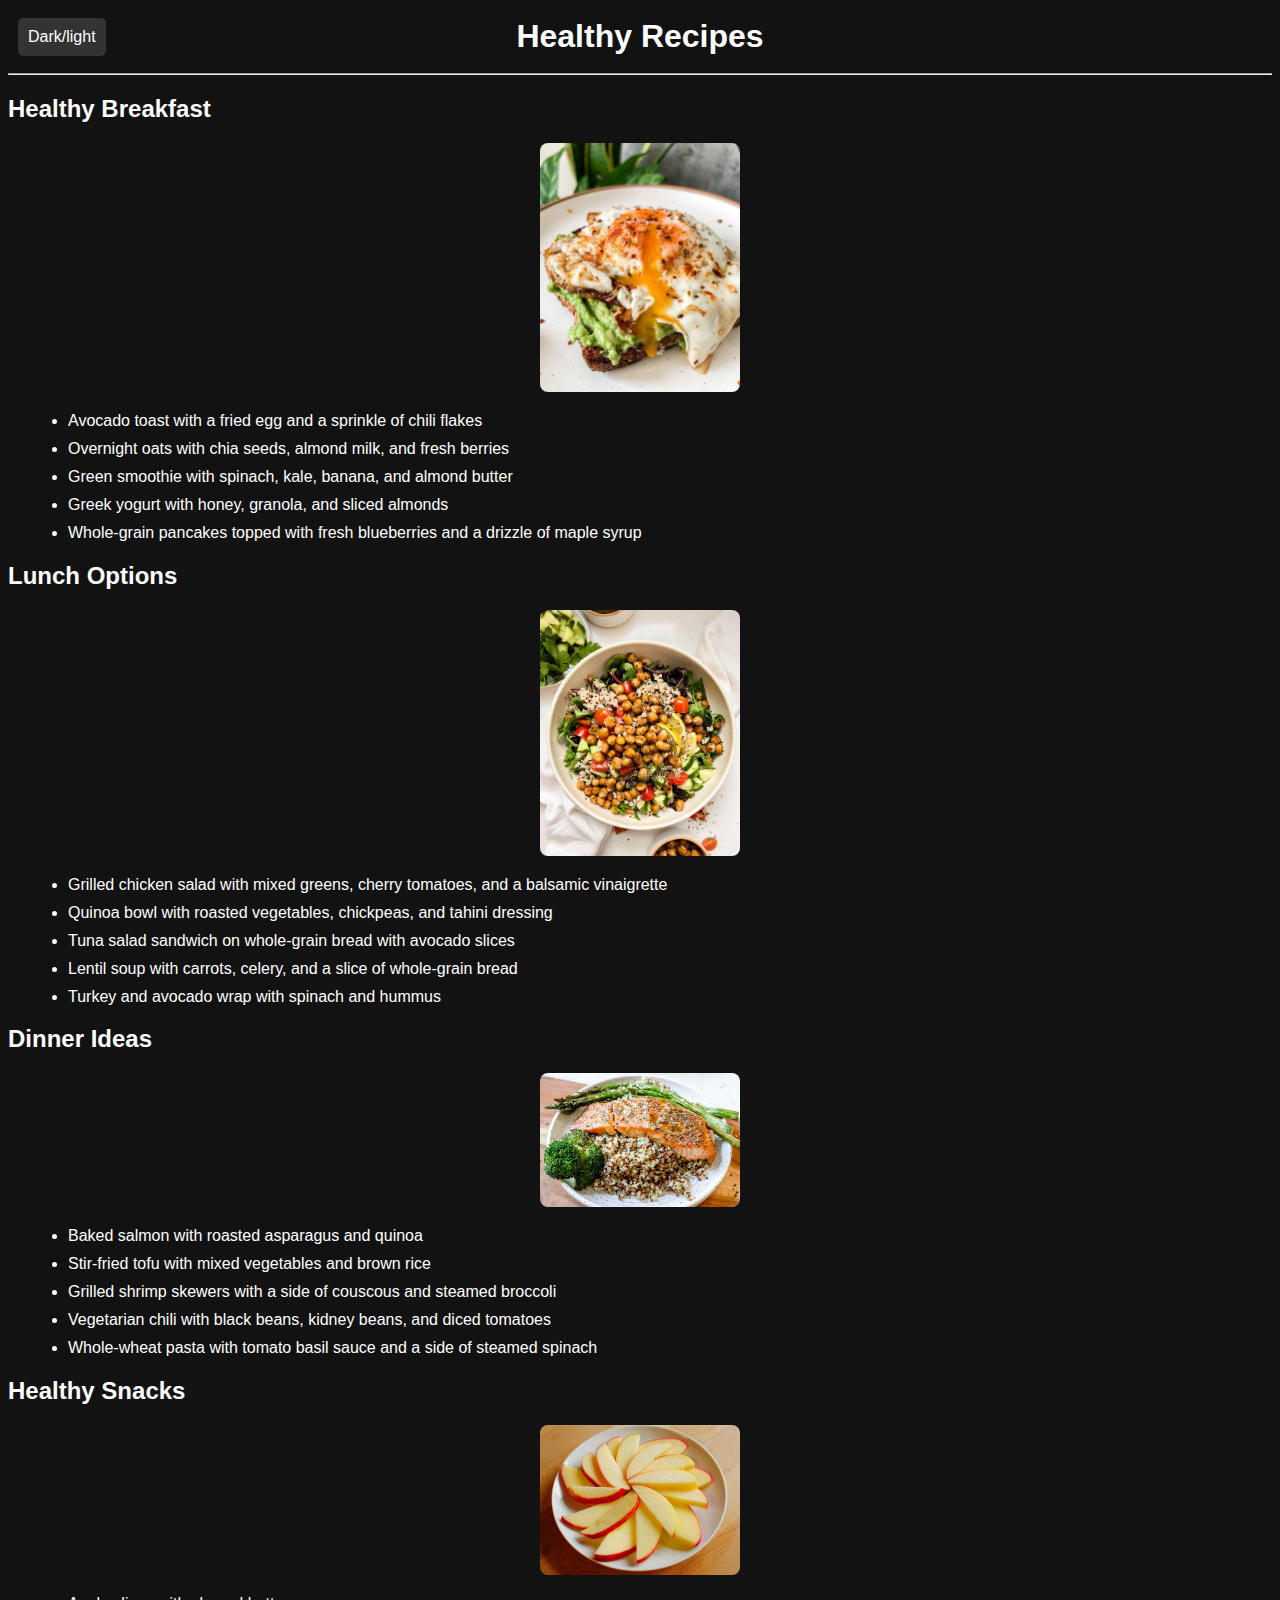
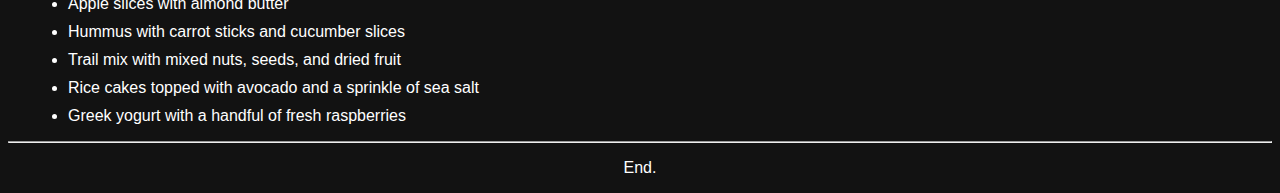
<file: recipees.html>
<!DOCTYPE html>
<html lang="en">
<head>
    <meta charset="UTF-8">
    <meta name="viewport" content="width=device-width, initial-scale=1.0">
    <title>Healthy Recipes</title>
    <style>
        body {
            background-color: #121212;
            color: #ffffff;
            font-family: Arial, sans-serif;
        }
        h1 {
            text-align: center;
            margin: 0;
        }
        h2, p {
            text-align: left;
            margin-left: 0;
        }
        a {
            color: #8ab4f8;
        }
        .toggle-button {
            padding: 10px;
            cursor: pointer;
            border: none;
            background-color: #fff;
            color: #333;
            font-size: 16px;
            border-radius: 5px;
            position: absolute;
            left: 10px;
            top: 10px;
        }
        .dark-mode .toggle-button {
            background-color: #333;
            color: #fff;
        }
        .header-container {
            position: relative;
            padding: 10px;
        }
        /* Light mode styles */
        .light-mode {
            background-color: #ffffff;
            color: #000000;
        }
        .light-mode a {
            color: #0000ff;
        }
        ul {
            margin-left: 20px;
        }
        li {
            margin-bottom: 10px;
        }

        /* New styles for images and layout */
        .meal-images {
            display: flex;
            justify-content: space-around;
            margin: 20px 0;
        }
        .meal-images img {
            width: 200px;
            height: auto;
            border-radius: 8px;
        }

        /* Media Query for small screens */
        @media only screen and (max-width: 768px) {
            .meal-images {
                flex-direction: column;
                align-items: center;
            }
            .meal-images img {
                width: 100%; /* Full-width images on smaller screens */
                margin-bottom: 15px;
            }
            ul {
                margin-left: 0;
            }
            .toggle-button {
                font-size: 14px;
                padding: 8px;
            }
        }

        /* Media Query for extra small screens */
        @media only screen and (max-width: 480px) {
            h1 {
                font-size: 24px;
            }
            h2 {
                font-size: 18px;
            }
            p, li {
                font-size: 16px;
            }
            .toggle-button {
                left: 5px;
                top: 5px;
                font-size: 12px;
                padding: 6px;
            }
        }
    </style>
</head>
<body class="dark-mode">
    <div class="header-container">
        <button class="toggle-button" onclick="toggleDarkMode()">Dark/light</button>
        <h1>Healthy Recipes</h1>
    </div>
    <hr>

    <h2>Healthy Breakfast</h2>
    <div class="meal-images">
        <img src="images/friend egg and avocado toast.jpg" alt="Healthy Breakfast">
    </div>
    <ul>
        <li>Avocado toast with a fried egg and a sprinkle of chili flakes</li>
        <li>Overnight oats with chia seeds, almond milk, and fresh berries</li>
        <li>Green smoothie with spinach, kale, banana, and almond butter</li>
        <li>Greek yogurt with honey, granola, and sliced almonds</li>
        <li>Whole-grain pancakes topped with fresh blueberries and a drizzle of maple syrup</li>
    </ul>

    <h2>Lunch Options</h2>
    <div class="meal-images">
        <img src="images/spicy roasted chickpea salad bowl.jpg" alt="Lunch Options">
    </div>
    <ul>
        <li>Grilled chicken salad with mixed greens, cherry tomatoes, and a balsamic vinaigrette</li>
        <li>Quinoa bowl with roasted vegetables, chickpeas, and tahini dressing</li>
        <li>Tuna salad sandwich on whole-grain bread with avocado slices</li>
        <li>Lentil soup with carrots, celery, and a slice of whole-grain bread</li>
        <li>Turkey and avocado wrap with spinach and hummus</li>
    </ul>

    <h2>Dinner Ideas</h2>
    <div class="meal-images">
        <img src="images/ovenbaked salmon.jpg" alt="Dinner Ideas">
    </div>
    <ul>
        <li>Baked salmon with roasted asparagus and quinoa</li>
        <li>Stir-fried tofu with mixed vegetables and brown rice</li>
        <li>Grilled shrimp skewers with a side of couscous and steamed broccoli</li>
        <li>Vegetarian chili with black beans, kidney beans, and diced tomatoes</li>
        <li>Whole-wheat pasta with tomato basil sauce and a side of steamed spinach</li>
    </ul>

    <h2>Healthy Snacks</h2>
    <div class="meal-images">
        <img src="images/apple slices.jpg" alt="Healthy Snacks">
    </div>
    <ul>
        <li>Apple slices with almond butter</li>
        <li>Hummus with carrot sticks and cucumber slices</li>
        <li>Trail mix with mixed nuts, seeds, and dried fruit</li>
        <li>Rice cakes topped with avocado and a sprinkle of sea salt</li>
        <li>Greek yogurt with a handful of fresh raspberries</li>
    </ul>

    <hr>
    <p style="text-align: center;">End.</p>

    <script>
        function toggleDarkMode() {
            document.body.classList.toggle("light-mode");
        }
    </script>
</body>
</html>
</file>
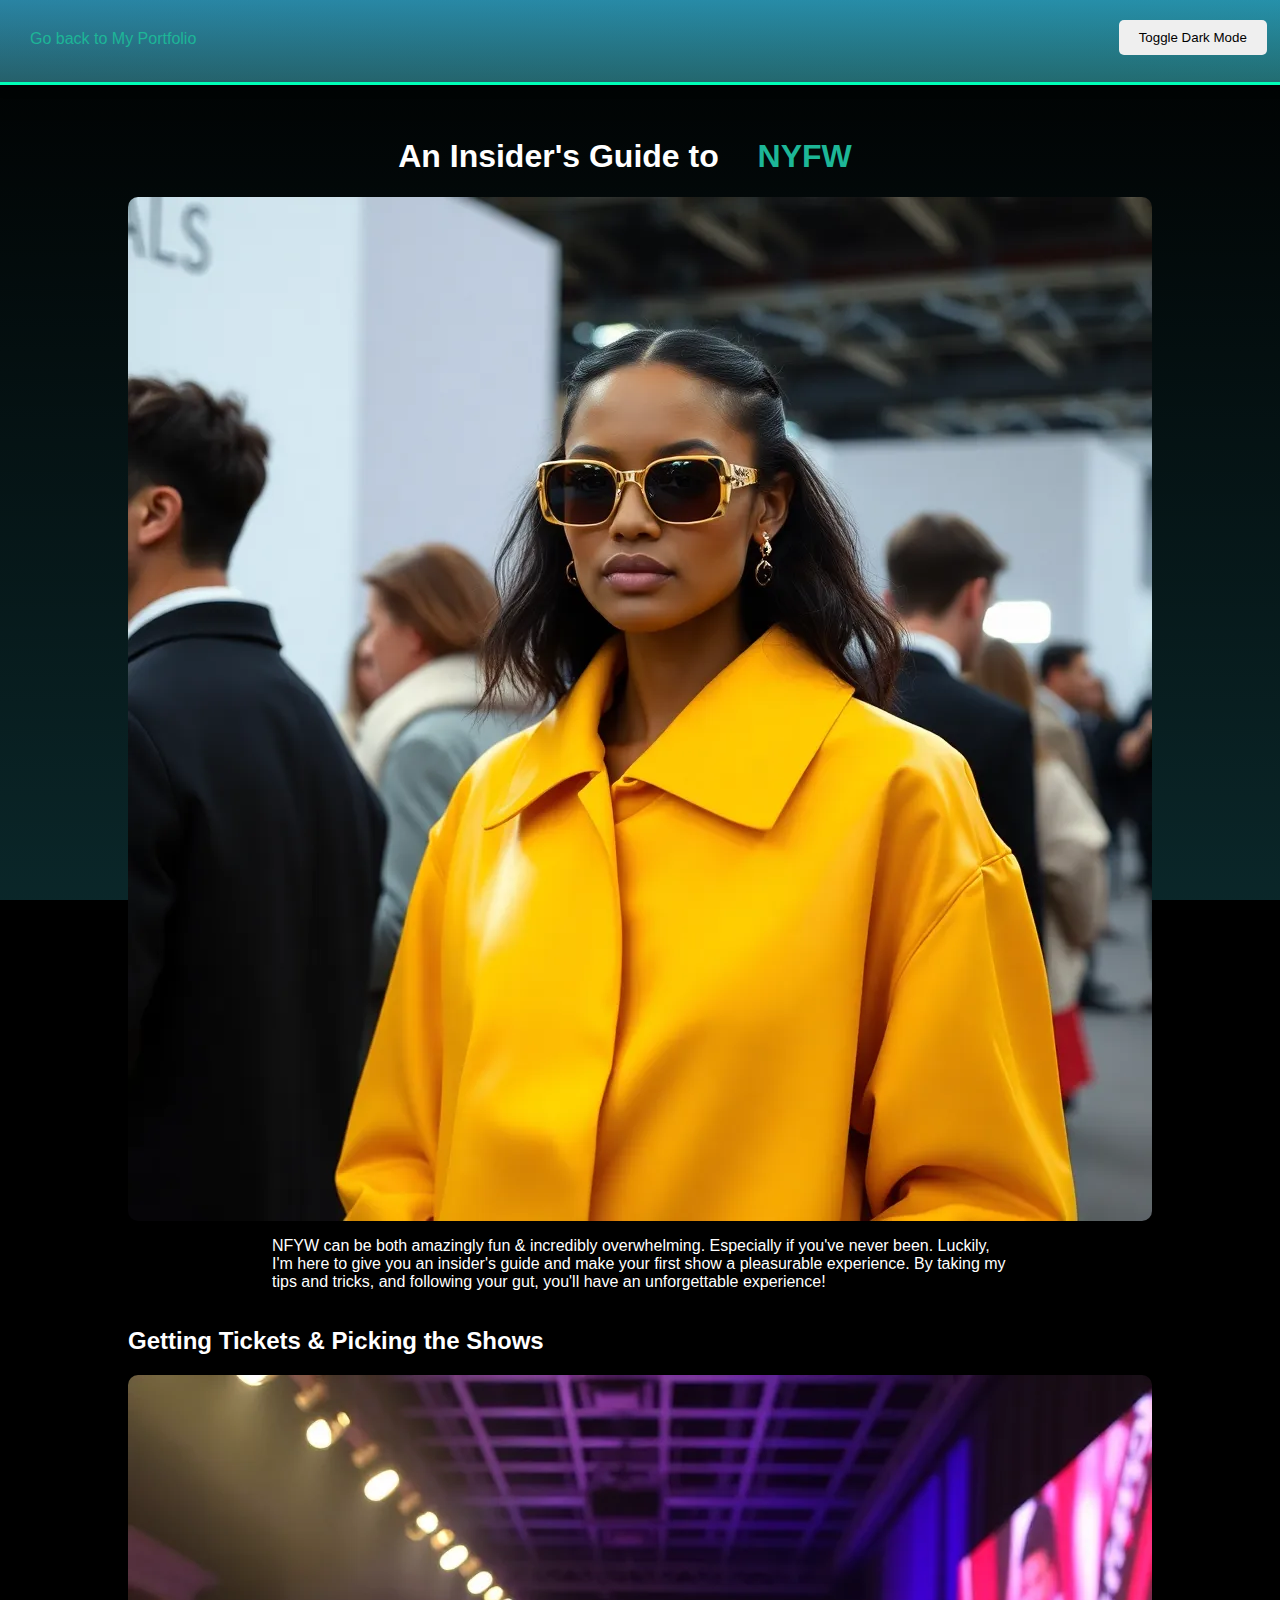
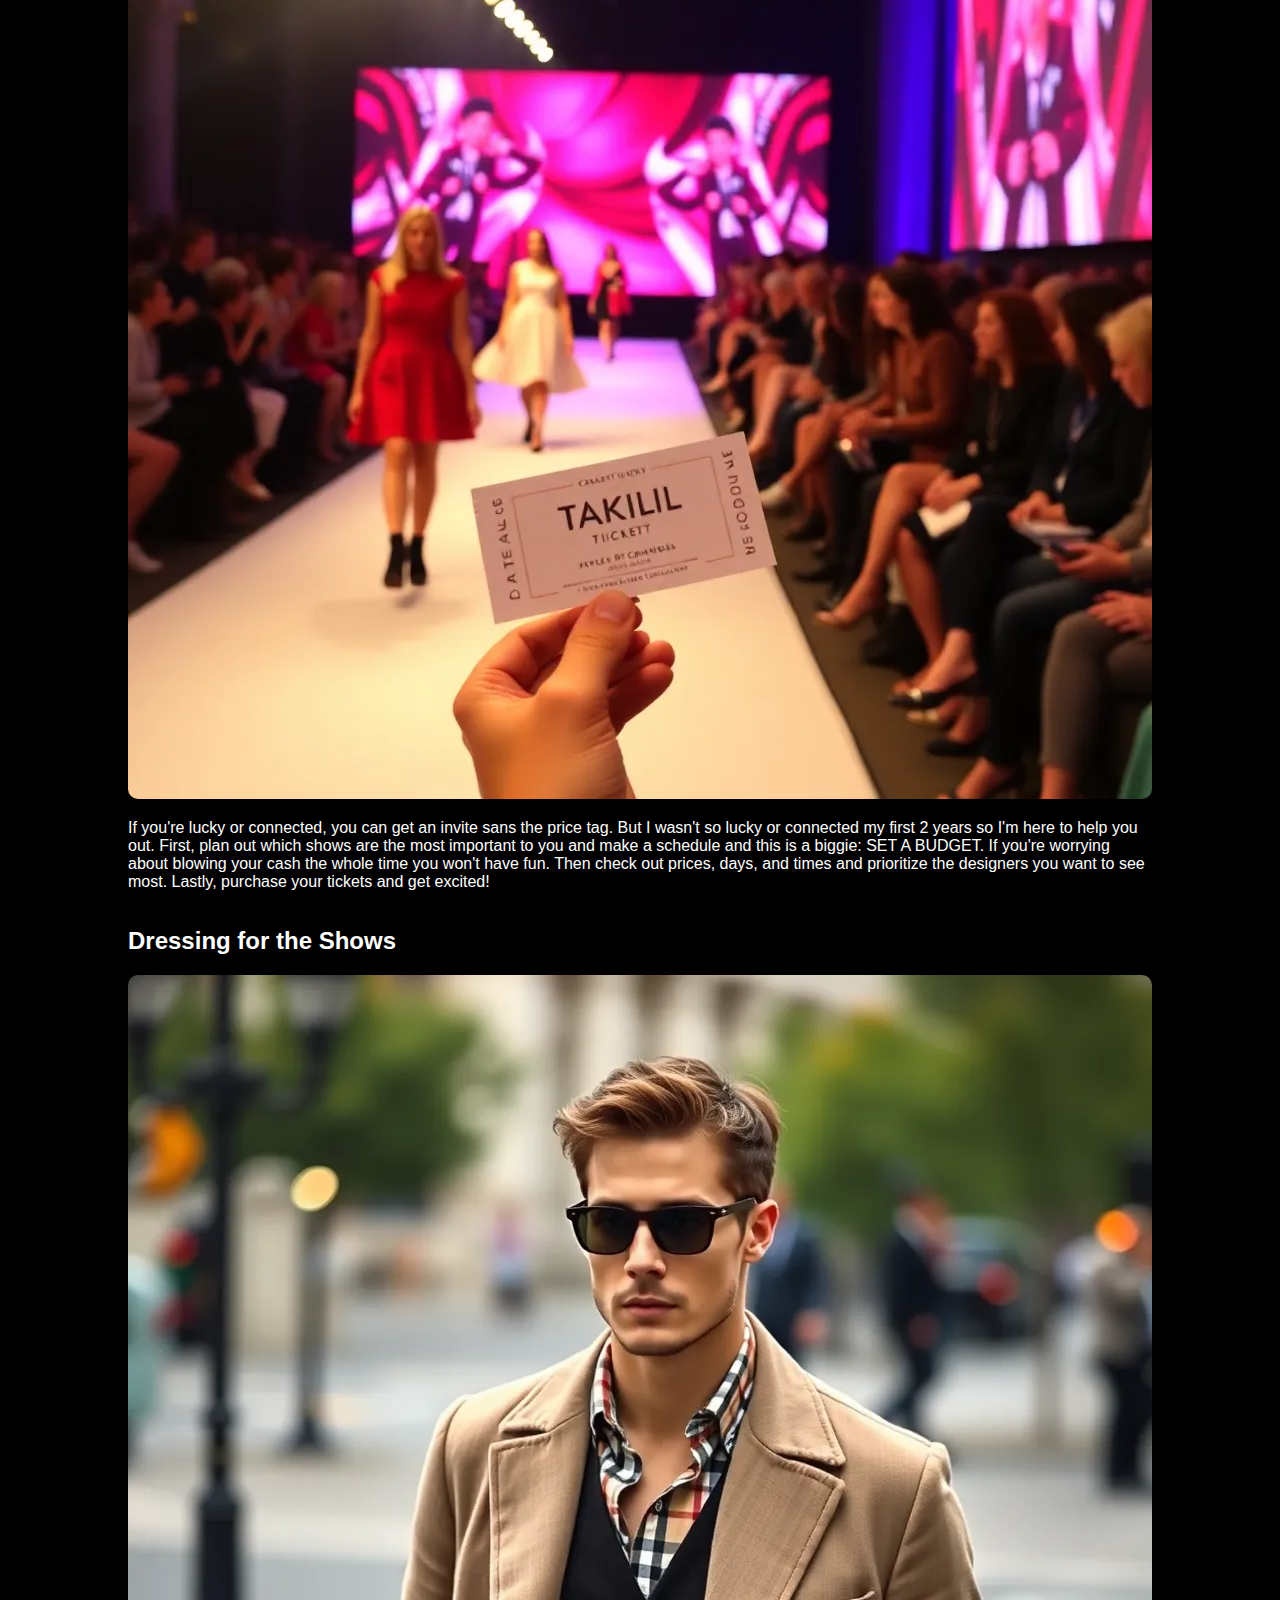
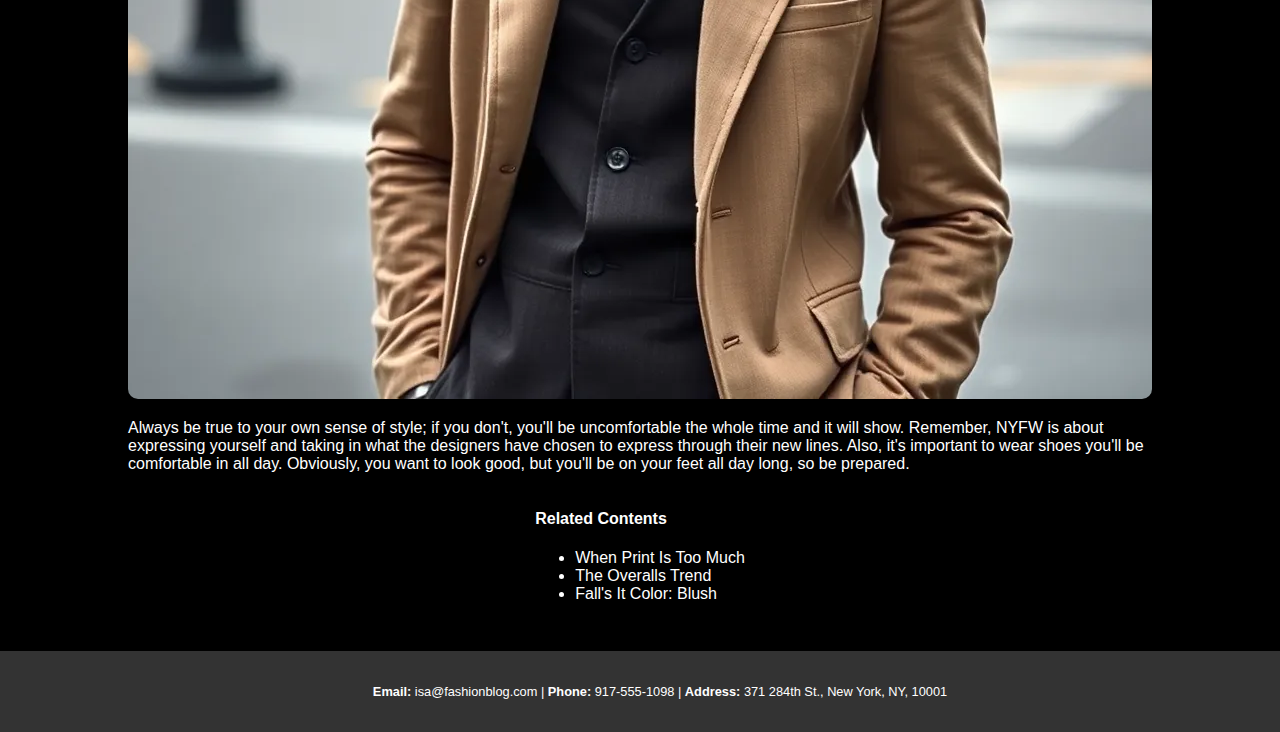
<file: templates/School Files/fashionn.html>
<!DOCTYPE html>
<html lang="en">
<head>
    <meta charset="UTF-8">
    <meta name="viewport" content="width=device-width, initial-scale=1.0">
    <title>Fashion Blog</title>
    <link rel="stylesheet" href="../../static/css/styles.css">
</head>
<body class="dark-mode">
    <header style="position: relative; height: 50px;">
        <div class="header-container">
            <a href="../../index.html" style="position: absolute; top: 10px; left: 0%;">Go back to My Portfolio</a>
            <button class="toggleDarkMode" style="position: absolute; top: 10px; right: 5%;" onclick="toggleDarkMode()">Toggle Dark Mode</button>
        </div>
    </header>
    <main>
        <h1>An Insider's Guide to <a href="https://en.wikipedia.org/wiki/New_York_Fashion_Week" target="_blank">NYFW</a></h1>
        <img src="../../static/images/fashionista.jpg" alt="Guide Image" class="blog-image" style="border-radius: 10px;">
        <p>NFYW can be both amazingly fun & incredibly overwhelming. Especially if you've never been. Luckily, I'm here to give you an insider's guide and make your first show a pleasurable experience. By taking my tips and tricks, and following your gut, you'll have an unforgettable experience!</p>

        <section>
            <h2>Getting Tickets & Picking the Shows</h2>
            <img src="../../static/images/tickets.jpg" alt="Getting Tickets" class="blog-image" style="border-radius: 10px;">
            <p>If you're lucky or connected, you can get an invite sans the price tag. But I wasn't so lucky or connected my first 2 years so I'm here to help you out. First, plan out which shows are the most important to you and make a schedule and this is a biggie: SET A BUDGET. If you're worrying about blowing your cash the whole time you won't have fun. Then check out prices, days, and times and prioritize the designers you want to see most. Lastly, purchase your tickets and get excited!</p>
        </section>

        <section>
            <h2>Dressing for the Shows</h2>
            <img src="../../static/images/burberry.jpg" alt="Dressing for Shows" class="blog-image" style="border-radius: 10px;">
            <p>Always be true to your own sense of style; if you don't, you'll be uncomfortable the whole time and it will show. Remember, NYFW is about expressing yourself and taking in what the designers have chosen to express through their new lines. Also, it's important to wear shoes you'll be comfortable in all day. Obviously, you want to look good, but you'll be on your feet all day long, so be prepared.</p>
        </section>
        <section>
            <h4>Related Contents</h4>
            <ul>
                <li>When Print Is Too Much</li>
                <li>The Overalls Trend</li>
                <li>Fall's It Color: Blush</li>
            </ul>
        </section>
    </main>

    <footer>
        <div id='contact'>
            <p><strong>Email:</strong> isa@fashionblog.com | <strong>Phone:</strong> 917-555-1098 | <strong>Address:</strong> 371 284th St., New York, NY, 10001</p>
        </div>
    </footer>

    <script>
        function toggleDarkMode() {
            document.body.classList.toggle("light-mode");
        }
    </script>
</body>
</html>
</file>
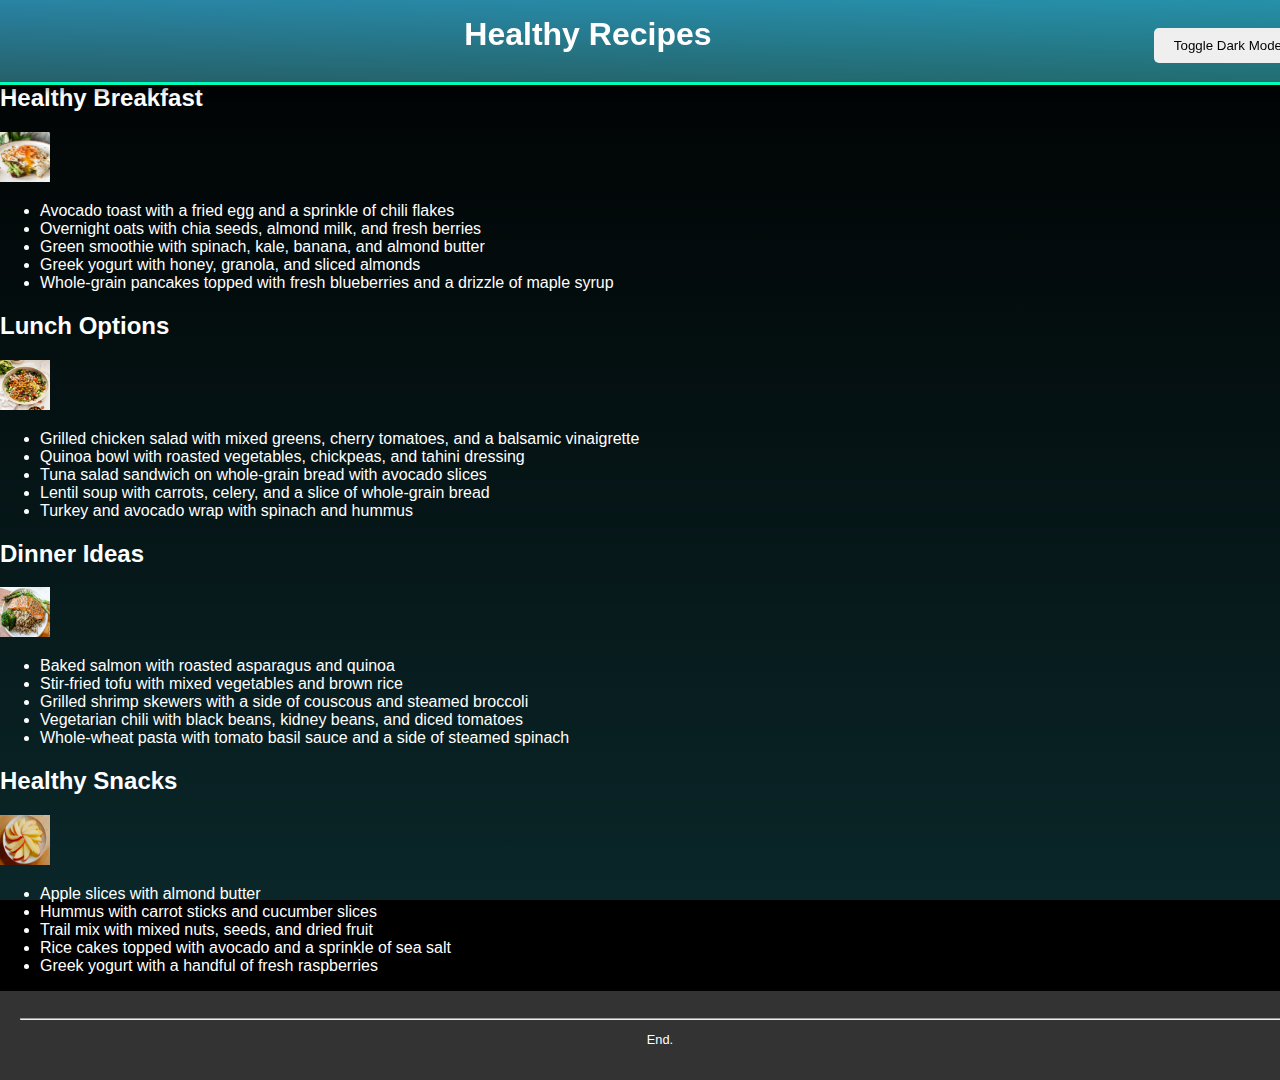
<file: templates/School Files/recipees.html>
<!DOCTYPE html>
<html lang="en">
<head>
    <meta charset="UTF-8">
    <meta name="viewport" content="width=device-width, initial-scale=1.0">
    <title>Healthy Recipes</title>
    <link rel="stylesheet" href="../../static/css/styles.css">
</head>
<body class="dark-mode">
    <header style="height: 50px; display: flex; justify-content: center; align-items: center;">
        <h1 style="margin-top: 0px; flex: 1; text-align: center;">Healthy Recipes</h1>
        <div style="margin-top: 0px;">
            <button class="toggleDarkMode" style="float: right;" onclick="toggleDarkMode()">Toggle Dark Mode</button>
        </div>
    </header>
    <section>
        <main style="margin-top: 0px;"></main>
        <h2>Healthy Breakfast</h2>
            <div class="meal-images">
                <img src="../../static/images/friend egg and avocado toast.jpg" alt="Healthy Breakfast" style="width: 50px; height: 50px;">
            </div>
            <ul>
                <li>Avocado toast with a fried egg and a sprinkle of chili flakes</li>
                <li>Overnight oats with chia seeds, almond milk, and fresh berries</li>
                <li>Green smoothie with spinach, kale, banana, and almond butter</li>
                <li>Greek yogurt with honey, granola, and sliced almonds</li>
                <li>Whole-grain pancakes topped with fresh blueberries and a drizzle of maple syrup</li>
            </ul>
        </section>

        <section>
            <h2>Lunch Options</h2>
            <div class="meal-images">
                <img src="../../static/images/spicy roasted chickpea salad bowl.jpg" alt="Lunch Options" style="width: 50px; height: 50px;">
            </div>
            <ul>
                <li>Grilled chicken salad with mixed greens, cherry tomatoes, and a balsamic vinaigrette</li>
                <li>Quinoa bowl with roasted vegetables, chickpeas, and tahini dressing</li>
                <li>Tuna salad sandwich on whole-grain bread with avocado slices</li>
                <li>Lentil soup with carrots, celery, and a slice of whole-grain bread</li>
                <li>Turkey and avocado wrap with spinach and hummus</li>
            </ul>
        </section>

        <section>
            <h2>Dinner Ideas</h2>
            <div class="meal-images">
                <img src="../../static/images/ovenbaked salmon.jpg" alt="Dinner Ideas" style="width: 50px; height: 50px;">
            </div>
            <ul>
                <li>Baked salmon with roasted asparagus and quinoa</li>
                <li>Stir-fried tofu with mixed vegetables and brown rice</li>
                <li>Grilled shrimp skewers with a side of couscous and steamed broccoli</li>
                <li>Vegetarian chili with black beans, kidney beans, and diced tomatoes</li>
                <li>Whole-wheat pasta with tomato basil sauce and a side of steamed spinach</li>
            </ul>
        </section>

        <section>
            <h2>Healthy Snacks</h2>
            <div class="meal-images">
                <img src="../../static/images/apple slices.jpg" alt="Healthy Snacks" style="width: 50px; height: 50px;">
            </div>
            <ul>
                <li>Apple slices with almond butter</li>
                <li>Hummus with carrot sticks and cucumber slices</li>
                <li>Trail mix with mixed nuts, seeds, and dried fruit</li>
                <li>Rice cakes topped with avocado and a sprinkle of sea salt</li>
                <li>Greek yogurt with a handful of fresh raspberries</li>
            </ul>
        </section>
    </main>

    <footer>
        <hr>
        <p style="text-align: center;">End.</p>
    </footer>

    <script>
        function toggleDarkMode() {
            document.body.classList.toggle("light-mode");
        }
    </script>
</body>
</html>
</file>
<file: static/css/styles.css>
html {
    scroll-behavior: smooth;
    transition: background-color 0.3s, color 0.3s;
}

body {
    margin: 0;
    padding: 0;
    box-sizing: border-box;
    font-family: 'Open Sans', sans-serif;
    transition: background-color 0.3s, color 0.3s;
    background-image: linear-gradient(to bottom, rgba(79, 164, 255, 0), rgba(63, 239, 255, 0.162));
    background-attachment: fixed;
}

main {
    margin-top: 0px;
    display: flex;
    flex-direction: column;
    align-items: center;
    padding: 2rem;
    box-sizing: border-box;
    max-width: 800px;
    margin: 0 auto;
}


header {
    background-color: #007957;
    color: #ffffff;
    position: fixed;
    z-index: 1000;
    display: flex;
    justify-content: center;
    align-items: center;
    padding: 0.5rem 1rem;
    box-shadow: 0 4px 8px rgba(0, 0, 0, 0.495);
    border-bottom: 3px solid #00ffb7;
    width: 100%;
    margin: 0;
    flex-wrap: wrap;
    background-image: linear-gradient(to bottom, rgba(39, 132, 153, 0.9), rgba(51, 51, 51, 0.6));
    transition: background-image 0.3s ease;
}

header::before {
    content: '';
    position: absolute;
    top: 0;
    left: 0;
    height: 100%;
    width: 100%;
    background: linear-gradient(135deg, #3785c9 0%, #2ab5e3 100%);
    z-index: -1;
    opacity: 0.3;
}
@media (min-width: 768px) {
    header {
        padding: 1rem 2rem;
    }
}
nav ul {
    display: flex;
    list-style: none;
    padding: 0;
    margin: 0;
}

nav ul {
    display: flex;
    justify-content: center;
    margin: 0 auto;
    width: 100%;
    padding: 0.5rem 0;
}

nav ul li {
    margin: 0 1rem;
    position: auto;
}

nav ul {
    justify-content: auto;
}

nav ul li {
    margin: 10 3rem;
}

nav ul li a {
    display: block;
    color: #ffffff;
    text-decoration: none;
    font-weight: 500;
    padding: 0.5rem 1rem;
    border-radius: 0.25rem;
    transition: background-color 0.3s ease, color 0.3s ease;
}

nav ul li a:hover {
    background-color: rgba(0, 119, 204, 0.1);
    color: #ffffff;
}

nav ul li a::after {
    position: absolute;
    bottom: 0%;
    left: 0;
    width: 100%;
    height: 0%;
    background-color: #ffffff;
    opacity: 0;
    transition: opacity 0.3s ease;
}

nav ul li a:hover::after {
    opacity: 1;
}

.toggle-button {
    position: absolute;
    left: 50%;
    transform: translateX(-50%);
    background-color: #555;
    color: #fff;
    font-size: 16px;
    padding: 10px 20px;
    border: none;
    border-radius: 5px;
    cursor: pointer;
    transition: background-color 0.3s;
}

.toggle-button:hover {
    background-color: #777;
}

.dark-mode {
    background-color: #000000;
    color: #fff;
}

.dark-mode a {
    color: #1db697;
    transition: color 0.3s;
}

.dark-mode #Schoolworks {
    background-color: #333;
    display: flex;
    flex-direction: column;
    align-items: center;
    padding: 20px;
    border-radius: 8px;
    box-shadow: 0 6px 12px rgba(0, 0, 0, 0.2);
}

.dark-mode #skills > ul,
.dark-mode #contact-me > ul {
    background-color: #444;
    padding: 15px;
    list-style: none;
    border-radius: 5px;
    box-shadow: 0 4px 8px rgba(0, 0, 0, 0.2);
}

.light-mode {
    background-color: #f0f0f0;
    color: #333;
}

.light-mode a {
    color: #050631;
    transition: color 0.3s;
}

.light-mode #Schoolworks {
    background-color: #e6e6e6;
    display: flex;
    flex-direction: column;
    align-items: center;
    padding: 20px;
    border-radius: 8px;
    box-shadow: 0 4px 8px rgba(0, 0, 0, 0.1);
}

.light-mode #skills > ul,
.light-mode #contact-me > ul {
    background-color: #fff;
    padding: 15px;
    list-style: none;
    border: 1px solid #ddd;
    border-radius: 5px;
    box-shadow: 0 2px 4px rgba(0, 0, 0, 0.1);
}

button, a {
    text-decoration: none;
    padding: 10px 20px;
    margin: 10px;
    border-radius: 5px;
    border: none;
    cursor: pointer;
    transition: background-color 0.3s, color 0.3s;
}

button:hover, a:hover {
    background-color: #0077cc;
    color: #fff;
}

#about-me {
    padding: 20px;
    max-width: 600px;
    margin: 0 auto;
    text-align: left;
}
#Schoolworks {
    list-style-type: none;
    padding: 20px;
    max-width: 600px;
    margin: 0 auto;
    text-align: center;
    background-color: #f9f9f9;
    border-radius: 8px;
    box-shadow: 0 4px 8px rgba(0, 0, 0, 0.15);
    transition: box-shadow 0.3s ease;
    display: flex;
    justify-content: center;
    align-items: center;
    margin-left: auto;
    margin-right: auto;
    box-shadow: 0 8px 16px rgba(9, 95, 110, 0.248);
}

#Schoolworks:hover {

    background-color: #2f2f2f;
    color: #fff;
    box-shadow: 0 8px 16px rgba(18, 97, 111, 0.107);
}
#Schoolworks li {
    margin: 0 auto 0 -50px;
    padding: 0;
    border-radius: 0;
    overflow: auto;
    display: flex;
    justify-content: center;
    align-items: center;
}

#Schoolworks li img {
    width: 100%;
    height: 250px;
    object-fit: cover;
    filter: brightness(0.8);
    display: block;
    margin: 0 auto;
    image-rendering: crisp-edges;
    border-radius: 10px;
    object-position: center;
}

#skills {
    padding: 25px;
    max-width: 650px;
    margin: 20px auto;
    text-align: center;
    background: linear-gradient(to top, rgba(108, 160, 181, 0.9), rgba(1, 117, 134, 0.116));
    border-radius: 10px;
    box-shadow: 0 4px 12px rgba(0, 0, 0, 0.1);
    transition: background 0.3s, box-shadow 0.3s;
}

#skills:hover {
    background-color: #6a696e;
    box-shadow: 0 8px 16px rgba(33, 189, 217, 0.47);
}

#skills li:not(:last-child) {
    margin-bottom: 20px;
}

#contact-me {
    display: flex;
    flex-direction: column;
    align-items: center;
    justify-content: center;
    padding: 20px;
    max-width: 600px;
    margin: 0 auto;
}

#contact-me li:not(:last-child) {
    margin-bottom: 10px;
}

footer {
    text-align: center;
    padding: 20px;
    background-color: #333;
    color: #fff;
    font-size: 0.8rem;
    position: static;
    width: 100%;
}

footer a {
    color: #0077cc;
    transition: color 0.3s;
}

footer a:hover {
    color: #fff;
}




#notable-projects {
    background-image: linear-gradient(to bottom, hsl(173, 43%, 64%), #333);
    color: #fff;
    padding: 55px;
    border-radius: 10px;
    box-shadow: 0 4px 8px rgba(0, 0, 0, 0.2);
    margin: 60px;
    width: 600px;
    text-align: center;
    display: flex;
    flex-direction: column;
    justify-content: center;
    align-items: center;
}

#notable-projects h2 {
    text-align: center;
    color: #fff;
    margin-bottom: 20px;
    font-size: 2rem;
    font-weight: bold;
    text-shadow: 0 2px 4px rgba(0, 0, 0, 0.2);
}

#notable-projects ul {
    list-style-type: none;
    padding: 0;
    margin: 150;
    display: flex;
    flex-wrap: wrap;
    justify-content: center;
}

#notable-projects li {
    margin-bottom: 10px;
    margin-right: 20px;
    width: calc(90% - 10px);
    margin: 10px;
}

#notable-projects li:not(:last-child) {
    margin-bottom: 30px;
}

#notable-projects a {
    color: #fff;
    font-weight: bold;
    text-decoration: none;
    transition: color 0.3s;
    background-color: rgba(0, 119, 204, 0.1);
    padding: 10px 20px;
    border-radius: 5px;
    box-shadow: 0 2px 4px rgba(0, 0, 0, 0.2);
}

#notable-projects a:hover {
    color: #f2f2f2;
    background-color: rgba(0, 119, 204, 0.2);
    box-shadow: 0 8px 16px rgb(0, 217, 255);
}

.profile-image {
    width: 250px;
    height: 250px;
    object-fit: cover;
    display: block;
    margin: 0 auto;
    border-radius: 50%;
    border: 2px solid transparent; /* Thinner frame */
    background-image: linear-gradient(white, white), linear-gradient(to right, #0077cc, #00b894); /* Gradient frame */
    background-origin: border-box;
    background-clip: content-box, border-box;
    box-shadow: 0 4px 8px rgba(0, 0, 0, 0.2);
}

.profile-image[alt="Preview Image"] {
    visibility: hidden;
}
</file>
